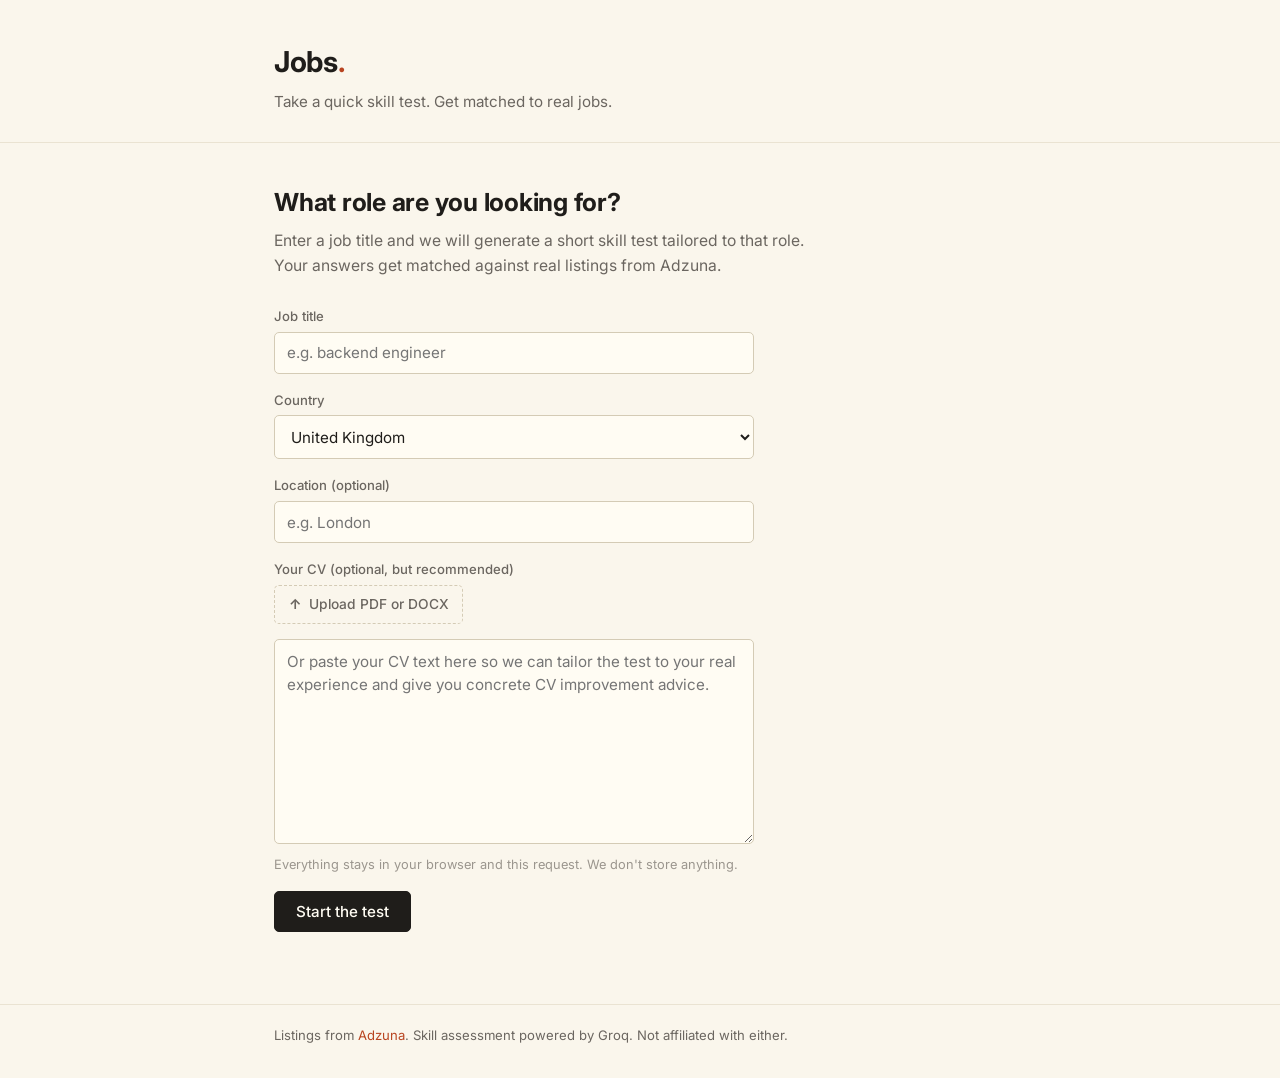
<file: frontend/index.html>
<!DOCTYPE html>
<html lang="en">
<head>
<meta charset="UTF-8">
<meta name="viewport" content="width=device-width, initial-scale=1.0">
<title>Jobs</title>
<link rel="preconnect" href="https://fonts.googleapis.com">
<link href="https://fonts.googleapis.com/css2?family=Inter:wght@400;500;600;700&display=swap" rel="stylesheet">
<link rel="stylesheet" href="style.css">
</head>
<body>

<header class="header">
  <div class="container">
    <h1 class="site-title">Jobs<span class="title-dot">.</span></h1>
    <p class="site-sub">Take a quick skill test. Get matched to real jobs.</p>
  </div>
</header>

<main class="container">

  <section id="start-view" class="view">
    <h2 class="view-heading">What role are you looking for?</h2>
    <p class="view-lead">Enter a job title and we will generate a short skill test tailored to that role. Your answers get matched against real listings from Adzuna.</p>

    <form id="start-form" class="start-form">
      <div class="field">
        <label for="job-title">Job title</label>
        <input type="text" id="job-title" name="job_title" placeholder="e.g. backend engineer" required>
      </div>
      <div class="field">
        <label for="country">Country</label>
        <select id="country" name="country">
          <option value="gb">United Kingdom</option>
          <option value="us">United States</option>
          <option value="ca">Canada</option>
          <option value="au">Australia</option>
          <option value="de">Germany</option>
          <option value="fr">France</option>
          <option value="za">South Africa</option>
        </select>
      </div>
      <div class="field">
        <label for="location">Location (optional)</label>
        <input type="text" id="location" name="location" placeholder="e.g. London">
      </div>
      <div class="field">
        <label for="cv-file">Your CV (optional, but recommended)</label>
        <div class="cv-upload">
          <label class="upload-btn" for="cv-file">
            <span>Upload PDF or DOCX</span>
            <input type="file" id="cv-file" accept=".pdf,.docx,.doc" hidden>
          </label>
          <span class="upload-status" id="upload-status"></span>
        </div>
        <textarea id="cv-text" name="cv_text" rows="8" placeholder="Or paste your CV text here so we can tailor the test to your real experience and give you concrete CV improvement advice."></textarea>
        <p class="field-hint">Everything stays in your browser and this request. We don't store anything.</p>
      </div>
      <button type="submit" class="btn btn-primary">Start the test</button>
    </form>
  </section>

  <section id="questionnaire-view" class="view" hidden>
    <div class="quiz-header">
      <p class="quiz-progress-label">Question <span id="q-current">1</span> of <span id="q-total">5</span></p>
      <div class="progress-bar">
        <div class="progress-fill" id="progress-fill"></div>
      </div>
    </div>

    <h2 class="question-text" id="question-text"></h2>

    <div class="options" id="options"></div>

    <div class="quiz-footer">
      <button type="button" class="btn btn-ghost" id="restart-btn">Start over</button>
    </div>
  </section>

  <section id="loading-view" class="view" hidden>
    <div class="loading">
      <div class="loading-dots"><span></span><span></span><span></span></div>
      <p class="loading-text">Grading your answers and pulling matched jobs from Adzuna. Give it a few seconds.</p>
    </div>
  </section>

  <section id="results-view" class="view" hidden>

    <article class="qual-card">
      <div class="qual-top">
        <div class="qual-score">
          <span class="score-number" id="score-number">0</span>
          <span class="score-max">/100</span>
        </div>
        <div class="qual-meta">
          <p class="qual-label">Your qualification</p>
          <p class="qual-level" id="qual-level">—</p>
        </div>
      </div>

      <div class="qual-grid">
        <div class="qual-column">
          <h3 class="qual-heading strengths-heading">Strengths</h3>
          <ul class="qual-list" id="strengths-list"></ul>
        </div>
        <div class="qual-column">
          <h3 class="qual-heading gaps-heading">Gaps</h3>
          <ul class="qual-list" id="gaps-list"></ul>
        </div>
      </div>

      <p class="qual-feedback" id="qual-feedback"></p>
    </article>

    <article class="cv-card" id="cv-card" hidden>
      <h2 class="cv-heading">How to improve your CV</h2>
      <ul class="cv-list" id="cv-list"></ul>
    </article>

    <section class="section">
      <div class="section-head">
        <h2 class="section-title">Your matched jobs</h2>
        <p class="section-count" id="jobs-count"></p>
      </div>
      <div class="results-list" id="results-list"></div>
    </section>

    <section class="section">
      <h2 class="section-title">What this means</h2>
      <div class="metrics-grid" id="metrics-grid"></div>
    </section>

    <div class="results-footer">
      <button type="button" class="btn btn-ghost" id="restart-btn-2">Take another test</button>
    </div>
  </section>

  <p class="error-strip" id="error-strip" hidden></p>

</main>

<footer class="footer">
  <div class="container">
    <p>Listings from <a href="https://www.adzuna.com" target="_blank" rel="noopener">Adzuna</a>. Skill assessment powered by Groq. Not affiliated with either.</p>
  </div>
</footer>

<template id="job-card-template">
  <article class="job-card">
    <div class="job-card-top">
      <div class="job-logo"></div>
      <div class="job-headline">
        <h3 class="job-title"></h3>
        <p class="job-company"></p>
      </div>
      <span class="match-badge"></span>
    </div>
    <p class="job-meta">
      <span class="job-location"></span>
      <span class="job-meta-sep"></span>
      <span class="job-salary"></span>
    </p>
    <p class="job-desc"></p>
    <div class="job-skills"></div>
    <div class="job-foot">
      <span class="job-date"></span>
      <a class="job-link" target="_blank" rel="noopener">View listing →</a>
    </div>
  </article>
</template>

<script src="script.js"></script>
</body>
</html>
</file>
<file: frontend/style.css>
:root {
  --bg: #FAF6EC;
  --card: #FFFCF3;
  --text: #1F1D1A;
  --text-soft: #6B6660;
  --text-mute: #9B968E;
  --border: #EAE3D2;
  --border-strong: #D4CBB5;
  --accent: #B84420;
  --accent-soft: rgba(184,68,32,0.10);
  --strong-match: #4A7A3B;
  --strong-match-soft: rgba(74,122,59,0.10);
  --medium-match: #C79A2A;
  --medium-match-soft: rgba(199,154,42,0.12);
  --weak-match: #8A8580;
  --weak-match-soft: rgba(138,133,128,0.10);
}

* { box-sizing: border-box; }

body {
  margin: 0;
  background: var(--bg);
  color: var(--text);
  font-family: 'Inter', -apple-system, BlinkMacSystemFont, sans-serif;
  font-size: 15px;
  line-height: 1.55;
  min-height: 100vh;
}

.container {
  max-width: 780px;
  margin: 0 auto;
  padding: 0 1.5rem;
}

.header {
  padding: 2.5rem 0 1.75rem;
  border-bottom: 1px solid var(--border);
}
.site-title {
  font-size: 1.8rem;
  font-weight: 700;
  margin: 0;
  letter-spacing: -0.01em;
}
.title-dot { color: var(--accent); }
.site-sub {
  color: var(--text-soft);
  margin: 0.35rem 0 0;
  font-size: 0.95rem;
}

.view {
  padding: 2.5rem 0;
  animation: fadeIn 0.2s ease-out;
}
@keyframes fadeIn { from { opacity: 0; transform: translateY(4px); } to { opacity: 1; transform: translateY(0); } }
.view-heading {
  font-size: 1.55rem;
  font-weight: 700;
  margin: 0 0 0.5rem;
  letter-spacing: -0.01em;
}
.view-lead {
  color: var(--text-soft);
  font-size: 0.98rem;
  margin: 0 0 1.75rem;
  max-width: 55ch;
}

.start-form {
  display: grid;
  gap: 1rem;
  max-width: 480px;
}
.field {
  display: flex;
  flex-direction: column;
  gap: 0.35rem;
}
label {
  font-size: 0.82rem;
  font-weight: 500;
  color: var(--text-soft);
}
input, select, textarea {
  font-family: inherit;
  font-size: 0.95rem;
  padding: 0.65rem 0.75rem;
  border: 1px solid var(--border-strong);
  background: var(--card);
  color: var(--text);
  border-radius: 5px;
}
textarea {
  resize: vertical;
  min-height: 140px;
  font-family: inherit;
  line-height: 1.5;
}
input:focus, select:focus, textarea:focus, button:focus {
  outline: 2px solid var(--accent);
  outline-offset: 1px;
}

.field-hint {
  font-size: 0.8rem;
  color: var(--text-mute);
  margin: 0.3rem 0 0;
}

.cv-upload {
  display: flex;
  align-items: center;
  gap: 0.75rem;
  margin-bottom: 0.6rem;
  flex-wrap: wrap;
}
.upload-btn {
  display: inline-flex;
  align-items: center;
  gap: 0.5rem;
  padding: 0.5rem 0.85rem;
  background: var(--bg);
  border: 1px dashed var(--border-strong);
  border-radius: 5px;
  cursor: pointer;
  font-size: 0.86rem;
  font-weight: 500;
  color: var(--text-soft);
  transition: border-color 0.12s ease, color 0.12s ease, background 0.12s ease;
}
.upload-btn::before {
  content: "↑";
  font-weight: 700;
}
.upload-btn:hover {
  border-color: var(--accent);
  color: var(--accent);
  background: var(--accent-soft);
}
.upload-status {
  font-size: 0.85rem;
  color: var(--text-soft);
}
.upload-status.error { color: var(--accent); font-weight: 500; }
.upload-status.success { color: var(--strong-match); font-weight: 500; }

.cv-card {
  background: var(--card);
  border: 1px solid var(--border);
  border-radius: 10px;
  padding: 1.5rem 1.6rem;
  margin-bottom: 2rem;
}
.cv-heading {
  font-size: 1.05rem;
  font-weight: 700;
  margin: 0 0 0.85rem;
  color: var(--accent);
  letter-spacing: -0.005em;
}
.cv-list {
  margin: 0;
  padding: 0;
  list-style: none;
  display: grid;
  gap: 0.75rem;
}
.cv-list li {
  font-size: 0.94rem;
  color: var(--text);
  padding-left: 1.5rem;
  position: relative;
  line-height: 1.55;
}
.cv-list li::before {
  content: "→";
  position: absolute;
  left: 0;
  top: 0;
  color: var(--accent);
  font-weight: 700;
}

.btn {
  font-family: inherit;
  font-size: 0.95rem;
  font-weight: 500;
  padding: 0.65rem 1.3rem;
  border-radius: 5px;
  cursor: pointer;
  border: 1px solid transparent;
  transition: background 0.12s ease, color 0.12s ease;
}
.btn-primary {
  background: var(--text);
  color: var(--card);
  border-color: var(--text);
  justify-self: start;
}
.btn-primary:hover { background: var(--accent); border-color: var(--accent); }
.btn:disabled {
  background: var(--border-strong);
  border-color: var(--border-strong);
  color: var(--text-mute);
  cursor: not-allowed;
}
.btn:disabled:hover {
  background: var(--border-strong);
  border-color: var(--border-strong);
}
.btn-ghost {
  background: transparent;
  color: var(--text-soft);
  border-color: var(--border-strong);
}
.btn-ghost:hover { background: var(--card); color: var(--text); }

.quiz-header { margin-bottom: 1.75rem; }
.quiz-progress-label {
  font-size: 0.78rem;
  font-weight: 600;
  color: var(--text-soft);
  text-transform: uppercase;
  letter-spacing: 0.05em;
  margin: 0 0 0.6rem;
}
.progress-bar {
  height: 4px;
  background: var(--border);
  border-radius: 999px;
  overflow: hidden;
}
.progress-fill {
  height: 100%;
  background: var(--accent);
  width: 20%;
  transition: width 0.25s ease;
}

.question-text {
  font-size: 1.3rem;
  font-weight: 600;
  margin: 0 0 1.5rem;
  line-height: 1.35;
  letter-spacing: -0.005em;
}

.options {
  display: grid;
  gap: 0.6rem;
  margin-bottom: 2rem;
}
.option {
  display: flex;
  align-items: center;
  gap: 0.85rem;
  text-align: left;
  padding: 0.9rem 1rem;
  background: var(--card);
  border: 1px solid var(--border-strong);
  border-radius: 6px;
  font-family: inherit;
  font-size: 0.95rem;
  color: var(--text);
  cursor: pointer;
  transition: border-color 0.12s ease, background 0.12s ease;
}
.option:hover { border-color: var(--accent); background: var(--accent-soft); }
.option.selected { border-color: var(--accent); background: var(--accent-soft); }
.option-letter {
  display: flex;
  align-items: center;
  justify-content: center;
  width: 26px;
  height: 26px;
  border-radius: 50%;
  background: var(--bg);
  border: 1px solid var(--border-strong);
  font-size: 0.78rem;
  font-weight: 700;
  color: var(--text-soft);
  flex-shrink: 0;
}
.option.selected .option-letter { background: var(--accent); color: var(--card); border-color: var(--accent); }

.quiz-footer {
  display: flex;
  justify-content: flex-start;
}

.loading {
  display: flex;
  flex-direction: column;
  align-items: center;
  gap: 1.25rem;
  padding: 3rem 0;
  text-align: center;
}
.loading-dots {
  display: flex;
  gap: 0.5rem;
}
.loading-dots span {
  width: 10px;
  height: 10px;
  background: var(--accent);
  border-radius: 50%;
  animation: pulse 1.2s ease-in-out infinite;
}
.loading-dots span:nth-child(2) { animation-delay: 0.15s; }
.loading-dots span:nth-child(3) { animation-delay: 0.3s; }
@keyframes pulse { 0%, 100% { opacity: 0.3; transform: scale(0.8); } 50% { opacity: 1; transform: scale(1); } }
.loading-text {
  color: var(--text-soft);
  max-width: 32ch;
  margin: 0;
}

.qual-card {
  background: var(--card);
  border: 1px solid var(--border);
  border-radius: 10px;
  padding: 1.5rem 1.6rem;
  margin-bottom: 2rem;
}
.qual-top {
  display: flex;
  align-items: center;
  gap: 1.25rem;
  margin-bottom: 1.4rem;
  padding-bottom: 1.25rem;
  border-bottom: 1px solid var(--border);
}
.qual-score {
  display: flex;
  align-items: baseline;
  font-weight: 700;
  color: var(--accent);
}
.score-number {
  font-size: 3rem;
  line-height: 1;
  letter-spacing: -0.03em;
}
.score-max {
  font-size: 1rem;
  color: var(--text-mute);
  margin-left: 0.1rem;
}
.qual-label {
  font-size: 0.75rem;
  text-transform: uppercase;
  letter-spacing: 0.06em;
  color: var(--text-soft);
  margin: 0 0 0.15rem;
  font-weight: 600;
}
.qual-level {
  font-size: 1.1rem;
  font-weight: 600;
  margin: 0;
}

.qual-grid {
  display: grid;
  grid-template-columns: 1fr 1fr;
  gap: 1.5rem;
  margin-bottom: 1.25rem;
}
.qual-heading {
  font-size: 0.78rem;
  text-transform: uppercase;
  letter-spacing: 0.06em;
  margin: 0 0 0.6rem;
  font-weight: 700;
}
.strengths-heading { color: var(--strong-match); }
.gaps-heading { color: var(--accent); }
.qual-list {
  margin: 0;
  padding: 0;
  list-style: none;
  display: grid;
  gap: 0.4rem;
}
.qual-list li {
  font-size: 0.92rem;
  color: var(--text);
  padding-left: 1.1rem;
  position: relative;
}
.qual-list li::before {
  content: "";
  position: absolute;
  left: 0;
  top: 0.55em;
  width: 6px;
  height: 6px;
  border-radius: 50%;
}
.strengths-heading + .qual-list li::before { background: var(--strong-match); }
.gaps-heading + .qual-list li::before { background: var(--accent); }

.qual-feedback {
  color: var(--text-soft);
  font-size: 0.94rem;
  margin: 0;
  padding-top: 1.1rem;
  border-top: 1px solid var(--border);
  line-height: 1.6;
}

.section { margin-bottom: 2.5rem; }
.section-head {
  display: flex;
  justify-content: space-between;
  align-items: baseline;
  margin-bottom: 0.85rem;
  flex-wrap: wrap;
  gap: 0.5rem;
}
.section-title {
  font-size: 1.2rem;
  font-weight: 700;
  margin: 0;
  letter-spacing: -0.005em;
}
.section-count {
  font-size: 0.86rem;
  color: var(--text-soft);
  margin: 0;
}

.results-list { display: grid; gap: 0.75rem; }
.job-card {
  background: var(--card);
  border: 1px solid var(--border);
  border-radius: 8px;
  padding: 1.1rem 1.25rem;
  transition: border-color 0.12s ease;
}
.job-card:hover { border-color: var(--border-strong); }

.job-card-top {
  display: flex;
  align-items: flex-start;
  gap: 0.85rem;
  margin-bottom: 0.6rem;
}
.job-logo {
  width: 40px;
  height: 40px;
  border-radius: 6px;
  flex-shrink: 0;
  display: flex;
  align-items: center;
  justify-content: center;
  font-size: 1.05rem;
  font-weight: 700;
  color: var(--card);
}
.job-headline { flex: 1; min-width: 0; }
.job-title {
  font-size: 0.98rem;
  font-weight: 600;
  margin: 0 0 0.15rem;
  line-height: 1.3;
}
.job-company {
  font-size: 0.85rem;
  color: var(--text-soft);
  margin: 0;
}

.match-badge {
  font-size: 0.72rem;
  font-weight: 700;
  padding: 0.28rem 0.55rem;
  border-radius: 999px;
  white-space: nowrap;
  flex-shrink: 0;
}
.match-strong { background: var(--strong-match-soft); color: var(--strong-match); }
.match-medium { background: var(--medium-match-soft); color: var(--medium-match); }
.match-weak { background: var(--weak-match-soft); color: var(--weak-match); }

.job-meta {
  font-size: 0.85rem;
  color: var(--text-soft);
  margin: 0 0 0.6rem;
  padding-left: 3.15rem;
}
.job-meta-sep::before { content: "·"; margin: 0 0.4rem; color: var(--text-mute); }
.job-meta-sep:empty::before { content: ""; margin: 0; }
.job-salary { color: var(--text); font-weight: 500; }
.job-salary:empty { display: none; }
.job-salary:empty + * { display: none; }

.job-desc {
  font-size: 0.88rem;
  color: var(--text-soft);
  margin: 0 0 0.75rem;
  padding-left: 3.15rem;
  display: -webkit-box;
  -webkit-line-clamp: 2;
  -webkit-box-orient: vertical;
  overflow: hidden;
}

.job-skills {
  display: flex;
  gap: 0.35rem;
  flex-wrap: wrap;
  margin-bottom: 0.75rem;
  padding-left: 3.15rem;
}
.skill-tag {
  font-size: 0.7rem;
  font-weight: 500;
  color: var(--strong-match);
  background: var(--strong-match-soft);
  border: 1px solid var(--strong-match-soft);
  padding: 0.15rem 0.5rem;
  border-radius: 999px;
}

.job-foot {
  display: flex;
  justify-content: space-between;
  align-items: center;
  padding-left: 3.15rem;
  padding-top: 0.6rem;
  border-top: 1px solid var(--border);
}
.job-date {
  font-size: 0.78rem;
  color: var(--text-mute);
}
.job-link {
  font-size: 0.85rem;
  font-weight: 600;
  color: var(--accent);
  text-decoration: none;
}
.job-link:hover { text-decoration: underline; }

.metrics-grid {
  display: grid;
  grid-template-columns: repeat(auto-fill, minmax(180px, 1fr));
  gap: 0.75rem;
}
.metric-card {
  background: var(--card);
  border: 1px solid var(--border);
  border-radius: 8px;
  padding: 1rem 1.1rem;
}
.metric-label {
  font-size: 0.75rem;
  text-transform: uppercase;
  letter-spacing: 0.05em;
  font-weight: 600;
  color: var(--text-soft);
  margin: 0 0 0.35rem;
}
.metric-value {
  font-size: 1.5rem;
  font-weight: 700;
  color: var(--text);
  margin: 0;
  letter-spacing: -0.01em;
}
.metric-hint {
  font-size: 0.8rem;
  color: var(--text-soft);
  margin: 0.35rem 0 0;
}
.metric-card-highlight {
  background: var(--accent-soft);
  border-color: var(--accent);
  grid-column: span 2;
}
.metric-card-highlight .metric-value { color: var(--accent); font-size: 1.15rem; }

.error-strip {
  background: var(--accent-soft);
  color: var(--accent);
  border: 1px solid var(--accent);
  border-radius: 6px;
  padding: 0.75rem 1rem;
  font-size: 0.9rem;
  margin: 1rem 0 0;
}

.results-footer {
  margin-top: 2rem;
  display: flex;
  justify-content: center;
}

.footer {
  border-top: 1px solid var(--border);
  padding: 1.25rem 0 2rem;
  font-size: 0.82rem;
  color: var(--text-soft);
  margin-top: 2rem;
}
.footer p { margin: 0; }
.footer a { color: var(--accent); text-decoration: none; }
.footer a:hover { text-decoration: underline; }

@media (max-width: 560px) {
  .qual-top { flex-direction: column; align-items: flex-start; gap: 0.75rem; }
  .qual-grid { grid-template-columns: 1fr; gap: 1rem; }
  .metric-card-highlight { grid-column: span 1; }
  .job-meta, .job-desc, .job-skills, .job-foot { padding-left: 0; }
}
</file>
